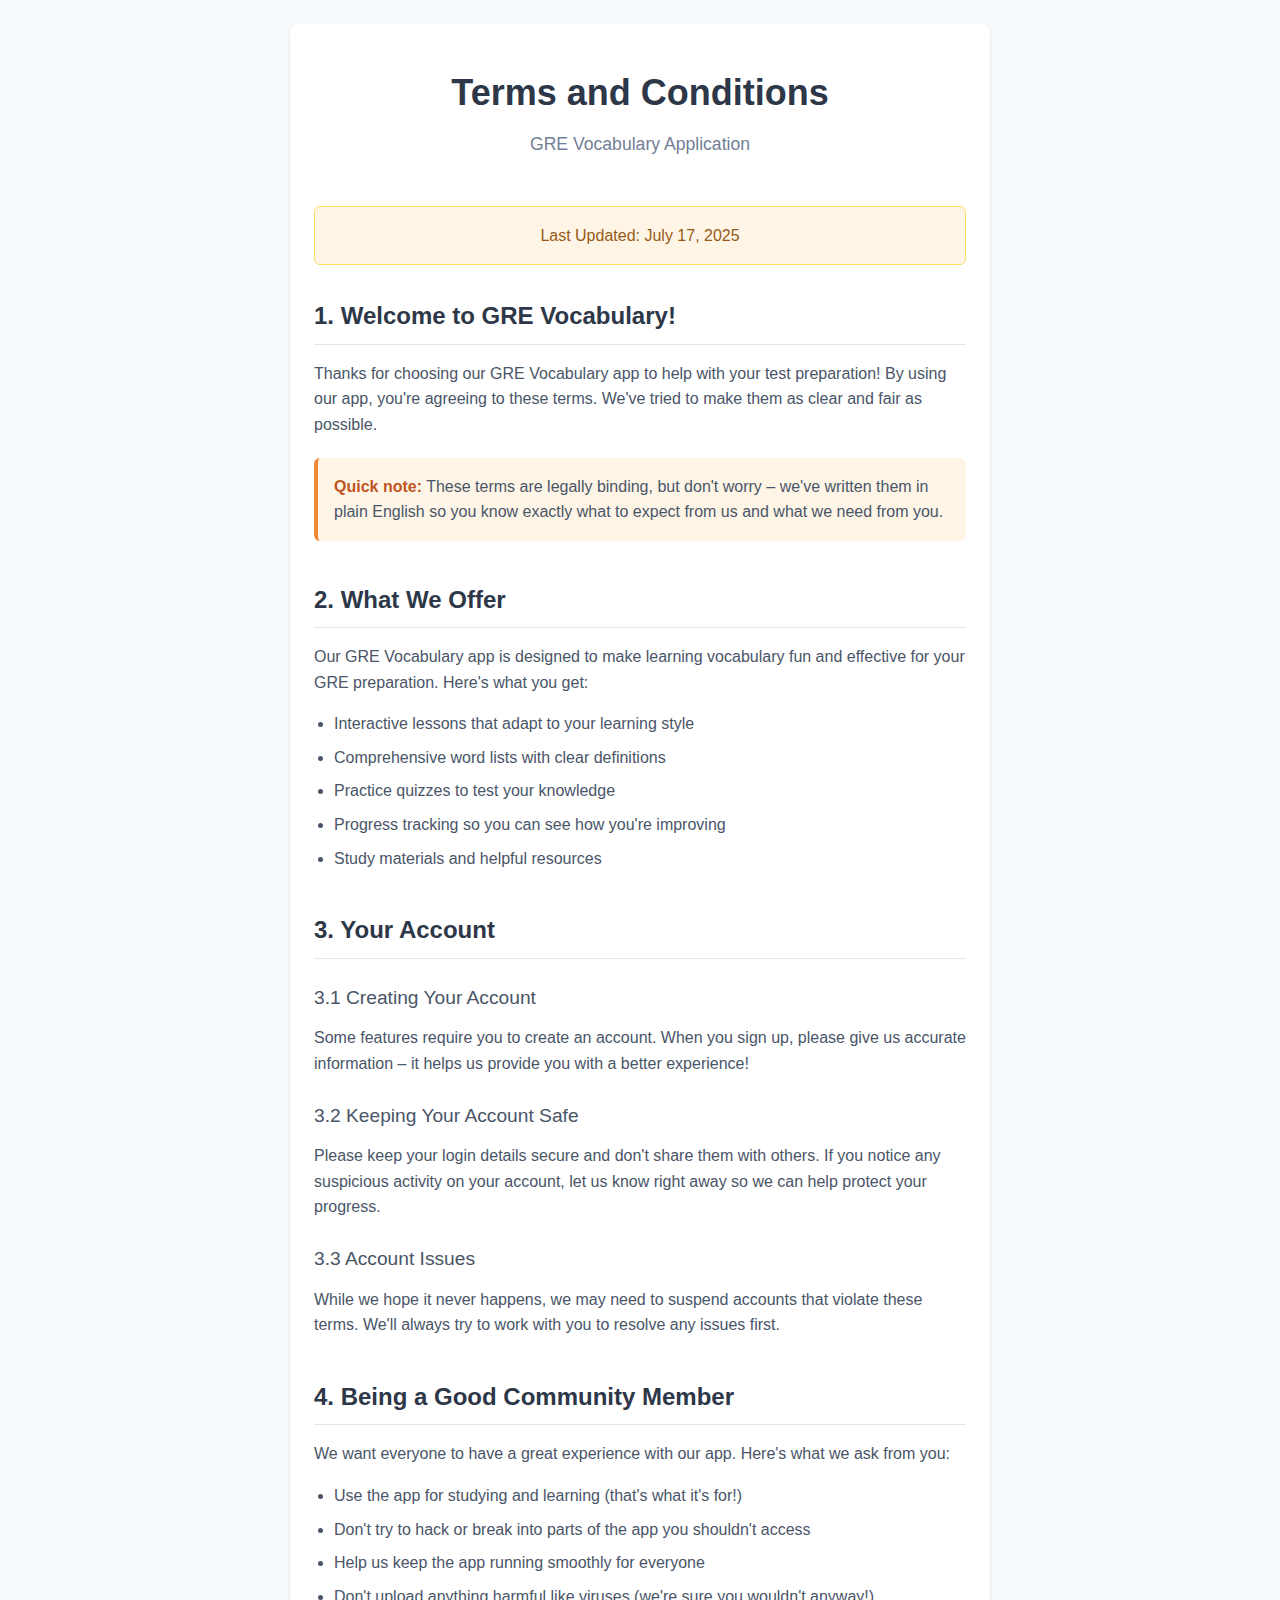
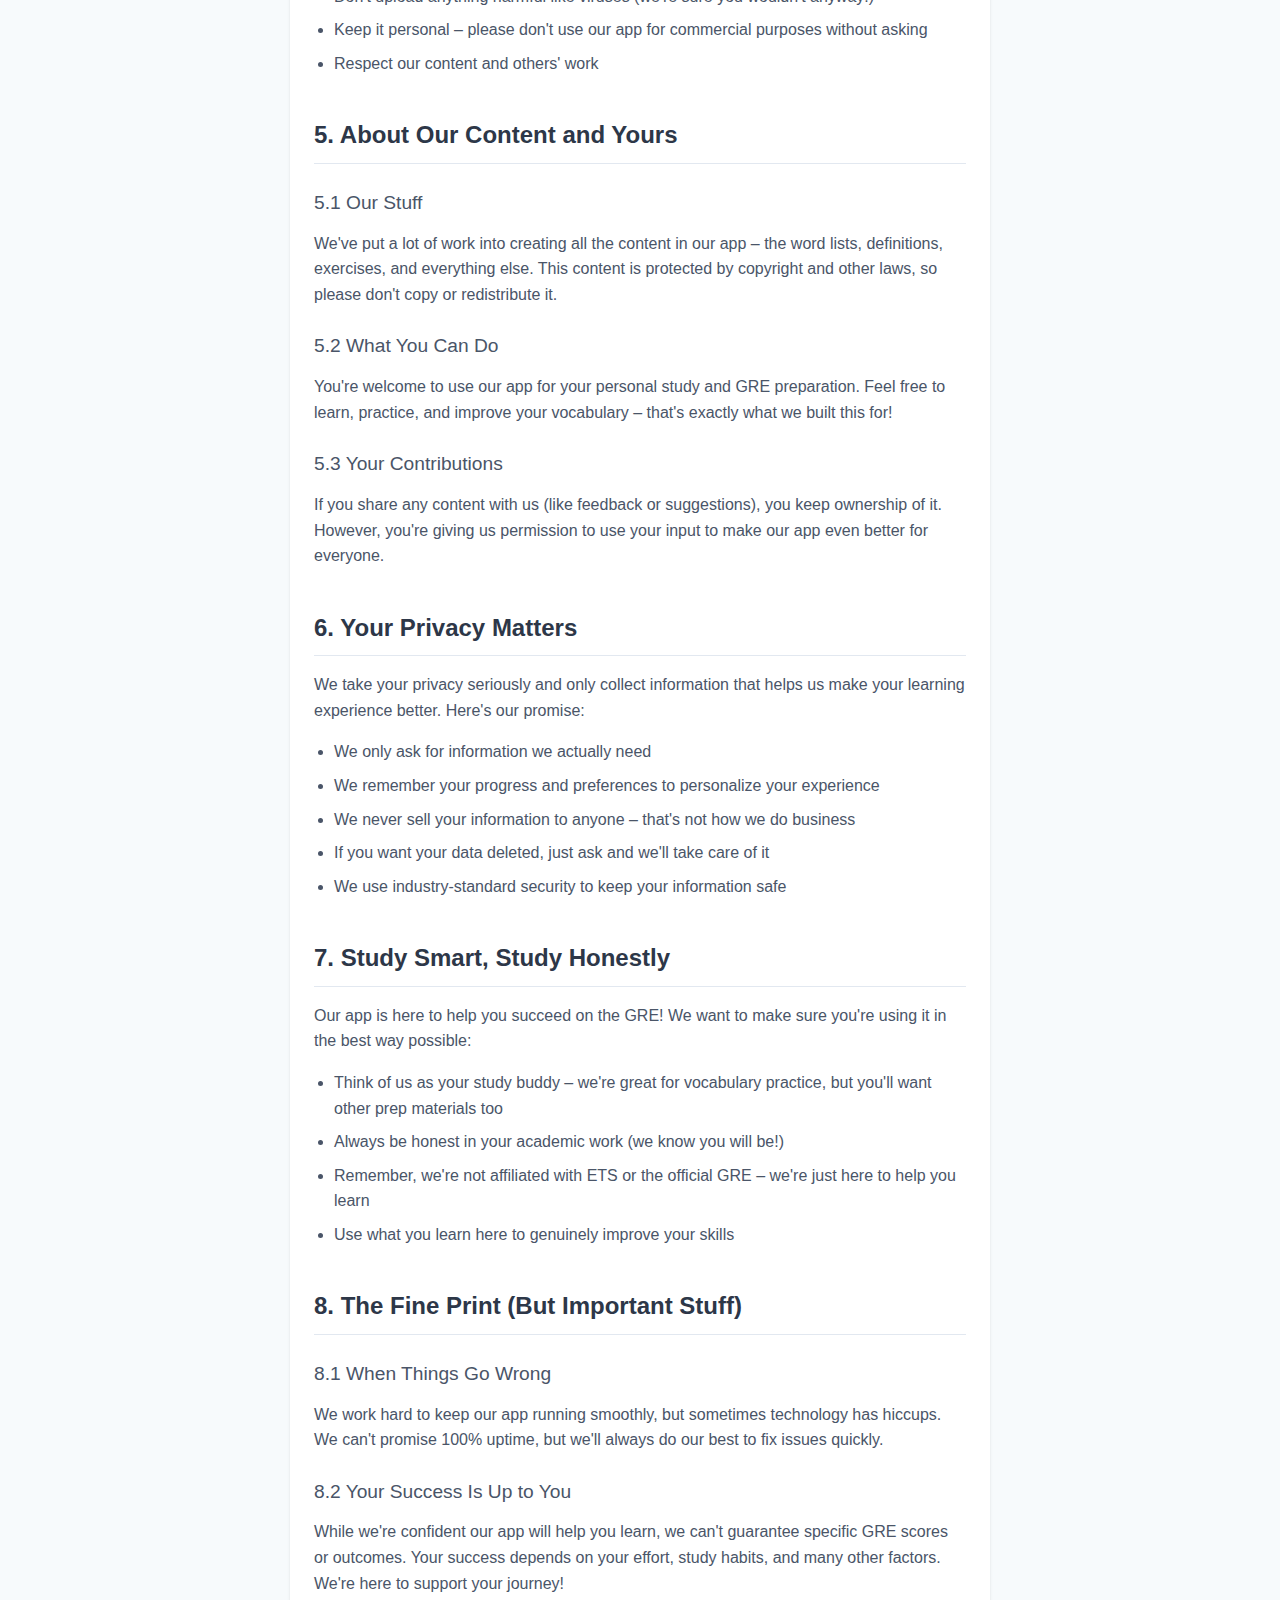
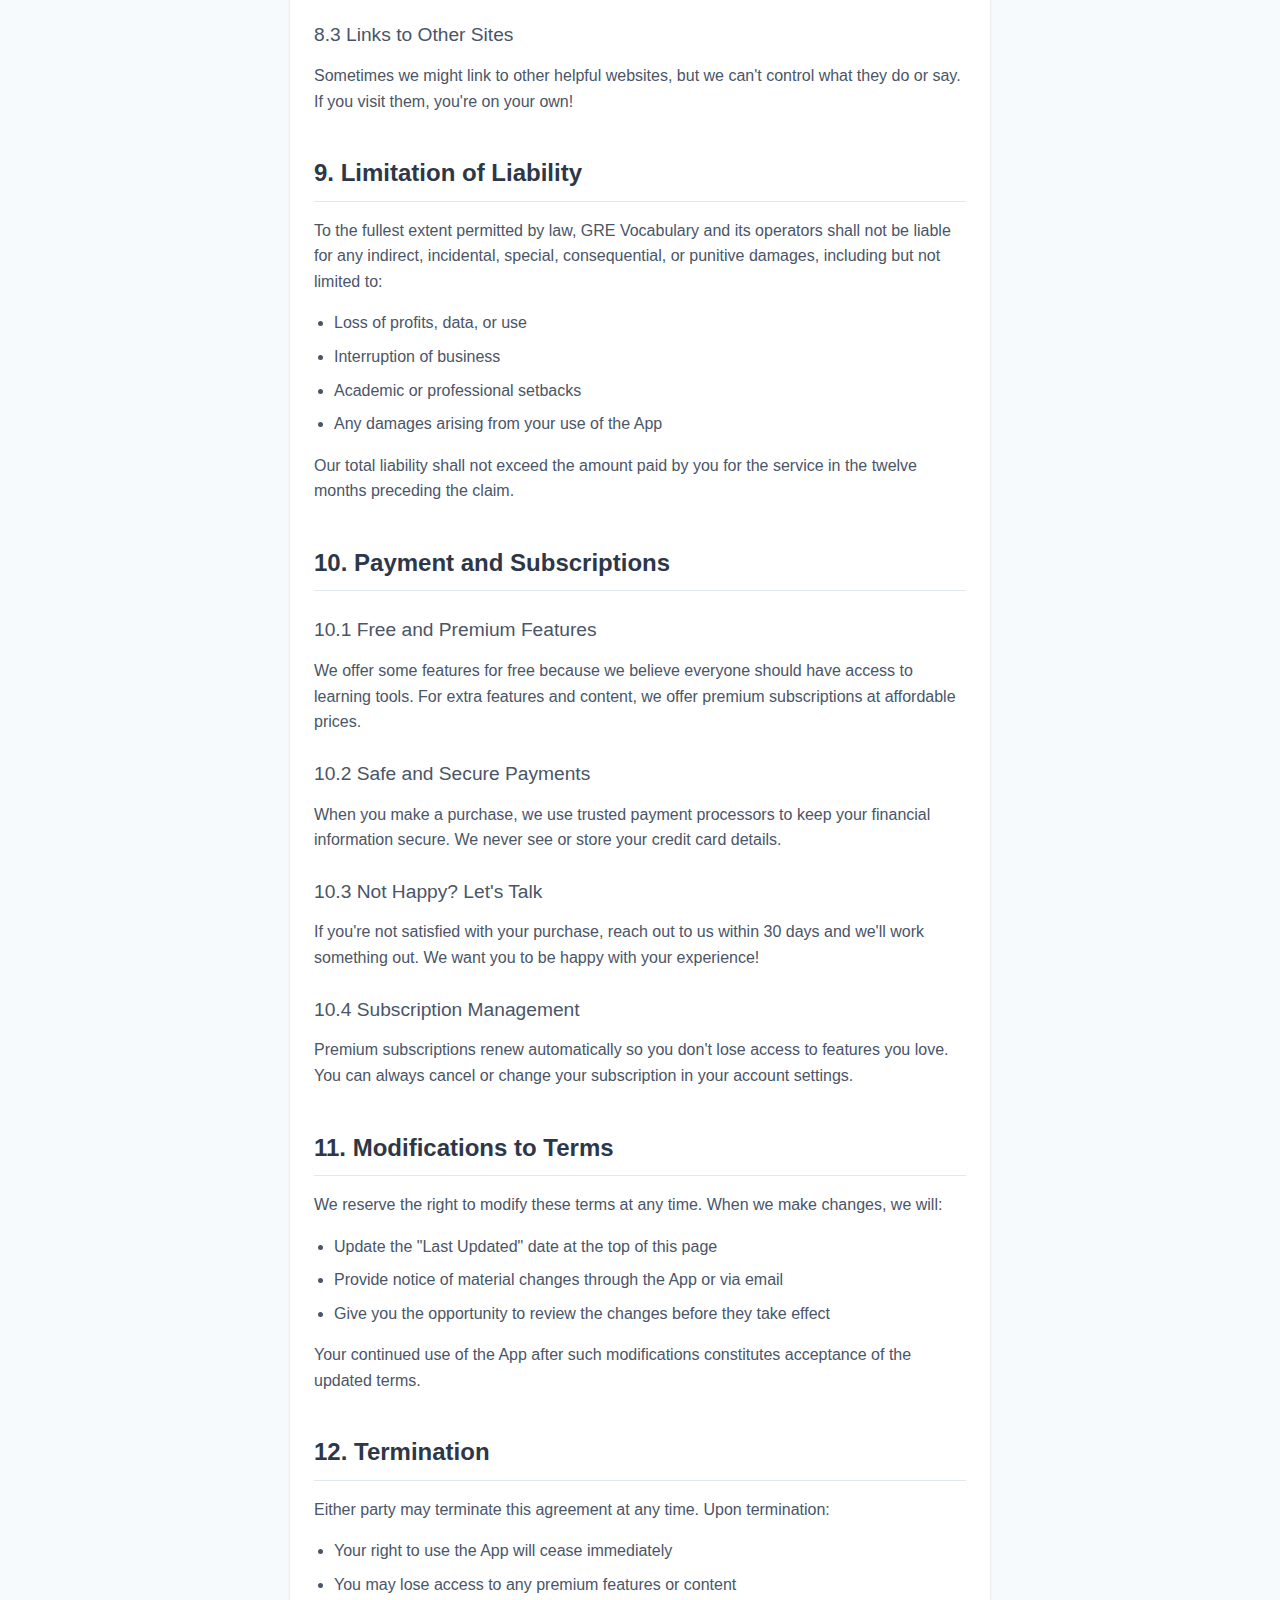
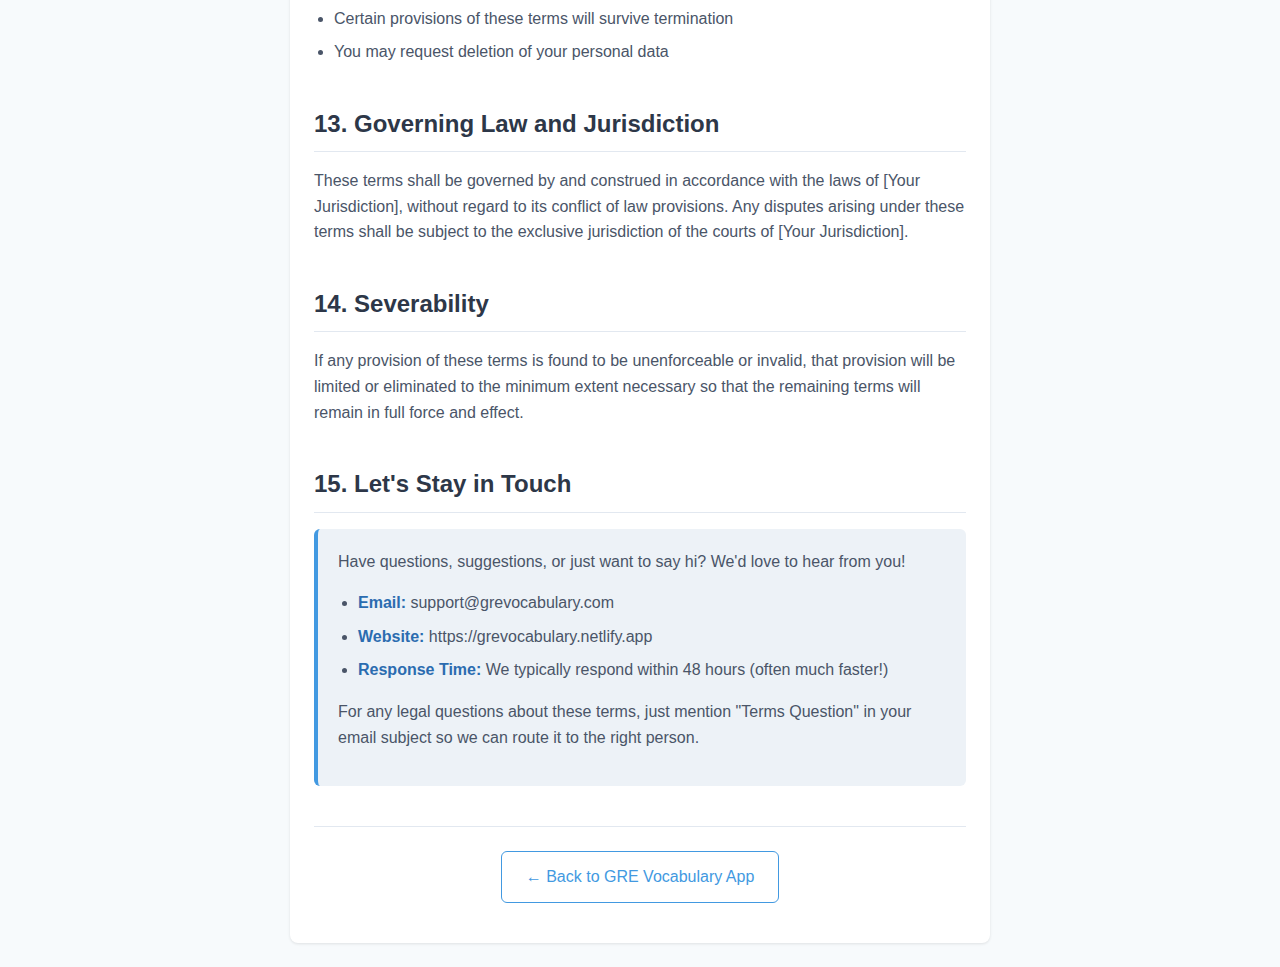
<file: index.html>
<!DOCTYPE html>
<html lang="en">
<head>
    <meta charset="UTF-8">
    <meta name="viewport" content="width=device-width, initial-scale=1.0">
    <title>Terms and Conditions - GRE Vocabulary</title>
    <style>
        * {
            margin: 0;
            padding: 0;
            box-sizing: border-box;
        }
        
        body {
            font-family: -apple-system, BlinkMacSystemFont, 'Segoe UI', sans-serif;
            line-height: 1.6;
            color: #4a5568;
            background-color: #f7fafc;
            font-size: 16px;
            font-weight: 400;
        }
        
        .container {
            max-width: 700px;
            margin: 0 auto;
            padding: 40px 24px;
            background-color: white;
            box-shadow: 0 1px 3px rgba(0, 0, 0, 0.1);
            border-radius: 8px;
            margin-top: 24px;
            margin-bottom: 24px;
        }
        
        .header {
            text-align: center;
            margin-bottom: 48px;
        }
        
        .header h1 {
            color: #2d3748;
            font-size: 2.25rem;
            margin-bottom: 8px;
            font-weight: 600;
        }
        
        .header p {
            color: #718096;
            font-size: 1.1rem;
        }
        
        .last-updated {
            background-color: #fef5e7;
            padding: 16px;
            border-radius: 6px;
            margin-bottom: 32px;
            text-align: center;
            font-weight: 500;
            color: #975a16;
            border: 1px solid #f6e05e;
        }
        
        .section {
            margin-bottom: 40px;
        }
        
        .section h2 {
            color: #2d3748;
            font-size: 1.5rem;
            margin-bottom: 16px;
            font-weight: 600;
            border-bottom: 1px solid #e2e8f0;
            padding-bottom: 8px;
        }
        
        .section h3 {
            color: #4a5568;
            font-size: 1.2rem;
            margin-bottom: 12px;
            margin-top: 24px;
            font-weight: 500;
        }
        
        .section p {
            margin-bottom: 16px;
            color: #4a5568;
            text-align: left;
        }
        
        .section li {
            margin-bottom: 8px;
            color: #4a5568;
            text-align: left;
        }
        
        .section ul, .section ol {
            margin-left: 20px;
            margin-bottom: 16px;
        }
        
        .contact-info {
            background-color: #edf2f7;
            padding: 20px;
            border-radius: 6px;
            border-left: 4px solid #4299e1;
            margin-top: 16px;
        }
        
        .contact-info strong {
            color: #2b6cb0;
        }
        
        .highlight {
            background-color: #fef5e7;
            padding: 16px;
            border-radius: 6px;
            border-left: 4px solid #ed8936;
            margin: 20px 0;
        }
        
        .highlight strong {
            color: #c05621;
        }
        
        .back-link {
            text-align: center;
            margin-top: 40px;
            padding-top: 24px;
            border-top: 1px solid #e2e8f0;
        }
        
        .back-link a {
            color: #4299e1;
            text-decoration: none;
            font-weight: 500;
            padding: 12px 24px;
            border: 1px solid #4299e1;
            border-radius: 6px;
            transition: all 0.2s ease;
            display: inline-block;
        }
        
        .back-link a:hover {
            background-color: #4299e1;
            color: white;
        }
        
        @media (max-width: 768px) {
            .container {
                margin: 16px;
                padding: 24px 20px;
            }
            
            .header h1 {
                font-size: 2rem;
            }
            
            .section h2 {
                font-size: 1.3rem;
            }
        }
        
        @media (max-width: 480px) {
            .container {
                margin: 12px;
                padding: 20px 16px;
            }
            
            .header h1 {
                font-size: 1.8rem;
            }
        }
    </style>
</head>
<body>
    <div class="container">
        <div class="header">
            <h1>Terms and Conditions</h1>
            <p>GRE Vocabulary Application</p>
        </div>
        
        <div class="last-updated">
            Last Updated: July 17, 2025
        </div>
        
        <div class="section">
            <h2>1. Welcome to GRE Vocabulary!</h2>
            <p>Thanks for choosing our GRE Vocabulary app to help with your test preparation! By using our app, you're agreeing to these terms. We've tried to make them as clear and fair as possible.</p>
            
            <div class="highlight">
                <strong>Quick note:</strong> These terms are legally binding, but don't worry – we've written them in plain English so you know exactly what to expect from us and what we need from you.
            </div>
        </div>
        
        <div class="section">
            <h2>2. What We Offer</h2>
            <p>Our GRE Vocabulary app is designed to make learning vocabulary fun and effective for your GRE preparation. Here's what you get:</p>
            <ul>
                <li>Interactive lessons that adapt to your learning style</li>
                <li>Comprehensive word lists with clear definitions</li>
                <li>Practice quizzes to test your knowledge</li>
                <li>Progress tracking so you can see how you're improving</li>
                <li>Study materials and helpful resources</li>
            </ul>
        </div>
        
        <div class="section">
            <h2>3. Your Account</h2>
            <h3>3.1 Creating Your Account</h3>
            <p>Some features require you to create an account. When you sign up, please give us accurate information – it helps us provide you with a better experience!</p>
            
            <h3>3.2 Keeping Your Account Safe</h3>
            <p>Please keep your login details secure and don't share them with others. If you notice any suspicious activity on your account, let us know right away so we can help protect your progress.</p>
            
            <h3>3.3 Account Issues</h3>
            <p>While we hope it never happens, we may need to suspend accounts that violate these terms. We'll always try to work with you to resolve any issues first.</p>
        </div>
        
        <div class="section">
            <h2>4. Being a Good Community Member</h2>
            <p>We want everyone to have a great experience with our app. Here's what we ask from you:</p>
            <ul>
                <li>Use the app for studying and learning (that's what it's for!)</li>
                <li>Don't try to hack or break into parts of the app you shouldn't access</li>
                <li>Help us keep the app running smoothly for everyone</li>
                <li>Don't upload anything harmful like viruses (we're sure you wouldn't anyway!)</li>
                <li>Keep it personal – please don't use our app for commercial purposes without asking</li>
                <li>Respect our content and others' work</li>
            </ul>
        </div>
        
        <div class="section">
            <h2>5. About Our Content and Yours</h2>
            <h3>5.1 Our Stuff</h3>
            <p>We've put a lot of work into creating all the content in our app – the word lists, definitions, exercises, and everything else. This content is protected by copyright and other laws, so please don't copy or redistribute it.</p>
            
            <h3>5.2 What You Can Do</h3>
            <p>You're welcome to use our app for your personal study and GRE preparation. Feel free to learn, practice, and improve your vocabulary – that's exactly what we built this for!</p>
            
            <h3>5.3 Your Contributions</h3>
            <p>If you share any content with us (like feedback or suggestions), you keep ownership of it. However, you're giving us permission to use your input to make our app even better for everyone.</p>
        </div>
        
        <div class="section">
            <h2>6. Your Privacy Matters</h2>
            <p>We take your privacy seriously and only collect information that helps us make your learning experience better. Here's our promise:</p>
            <ul>
                <li>We only ask for information we actually need</li>
                <li>We remember your progress and preferences to personalize your experience</li>
                <li>We never sell your information to anyone – that's not how we do business</li>
                <li>If you want your data deleted, just ask and we'll take care of it</li>
                <li>We use industry-standard security to keep your information safe</li>
            </ul>
        </div>
        
        <div class="section">
            <h2>7. Study Smart, Study Honestly</h2>
            <p>Our app is here to help you succeed on the GRE! We want to make sure you're using it in the best way possible:</p>
            <ul>
                <li>Think of us as your study buddy – we're great for vocabulary practice, but you'll want other prep materials too</li>
                <li>Always be honest in your academic work (we know you will be!)</li>
                <li>Remember, we're not affiliated with ETS or the official GRE – we're just here to help you learn</li>
                <li>Use what you learn here to genuinely improve your skills</li>
            </ul>
        </div>
        
        <div class="section">
            <h2>8. The Fine Print (But Important Stuff)</h2>
            <h3>8.1 When Things Go Wrong</h3>
            <p>We work hard to keep our app running smoothly, but sometimes technology has hiccups. We can't promise 100% uptime, but we'll always do our best to fix issues quickly.</p>
            
            <h3>8.2 Your Success Is Up to You</h3>
            <p>While we're confident our app will help you learn, we can't guarantee specific GRE scores or outcomes. Your success depends on your effort, study habits, and many other factors. We're here to support your journey!</p>
            
            <h3>8.3 Links to Other Sites</h3>
            <p>Sometimes we might link to other helpful websites, but we can't control what they do or say. If you visit them, you're on your own!</p>
        </div>
        
        <div class="section">
            <h2>9. Limitation of Liability</h2>
            <p>To the fullest extent permitted by law, GRE Vocabulary and its operators shall not be liable for any indirect, incidental, special, consequential, or punitive damages, including but not limited to:</p>
            <ul>
                <li>Loss of profits, data, or use</li>
                <li>Interruption of business</li>
                <li>Academic or professional setbacks</li>
                <li>Any damages arising from your use of the App</li>
            </ul>
            <p>Our total liability shall not exceed the amount paid by you for the service in the twelve months preceding the claim.</p>
        </div>
        
        <div class="section">
            <h2>10. Payment and Subscriptions</h2>
            <h3>10.1 Free and Premium Features</h3>
            <p>We offer some features for free because we believe everyone should have access to learning tools. For extra features and content, we offer premium subscriptions at affordable prices.</p>
            
            <h3>10.2 Safe and Secure Payments</h3>
            <p>When you make a purchase, we use trusted payment processors to keep your financial information secure. We never see or store your credit card details.</p>
            
            <h3>10.3 Not Happy? Let's Talk</h3>
            <p>If you're not satisfied with your purchase, reach out to us within 30 days and we'll work something out. We want you to be happy with your experience!</p>
            
            <h3>10.4 Subscription Management</h3>
            <p>Premium subscriptions renew automatically so you don't lose access to features you love. You can always cancel or change your subscription in your account settings.</p>
        </div>
        
        <div class="section">
            <h2>11. Modifications to Terms</h2>
            <p>We reserve the right to modify these terms at any time. When we make changes, we will:</p>
            <ul>
                <li>Update the "Last Updated" date at the top of this page</li>
                <li>Provide notice of material changes through the App or via email</li>
                <li>Give you the opportunity to review the changes before they take effect</li>
            </ul>
            <p>Your continued use of the App after such modifications constitutes acceptance of the updated terms.</p>
        </div>
        
        <div class="section">
            <h2>12. Termination</h2>
            <p>Either party may terminate this agreement at any time. Upon termination:</p>
            <ul>
                <li>Your right to use the App will cease immediately</li>
                <li>You may lose access to any premium features or content</li>
                <li>Certain provisions of these terms will survive termination</li>
                <li>You may request deletion of your personal data</li>
            </ul>
        </div>
        
        <div class="section">
            <h2>13. Governing Law and Jurisdiction</h2>
            <p>These terms shall be governed by and construed in accordance with the laws of [Your Jurisdiction], without regard to its conflict of law provisions. Any disputes arising under these terms shall be subject to the exclusive jurisdiction of the courts of [Your Jurisdiction].</p>
        </div>
        
        <div class="section">
            <h2>14. Severability</h2>
            <p>If any provision of these terms is found to be unenforceable or invalid, that provision will be limited or eliminated to the minimum extent necessary so that the remaining terms will remain in full force and effect.</p>
        </div>
        
        <div class="section">
            <h2>15. Let's Stay in Touch</h2>
            <div class="contact-info">
                <p>Have questions, suggestions, or just want to say hi? We'd love to hear from you!</p>
                <ul>
                    <li><strong>Email:</strong> support@grevocabulary.com</li>
                    <li><strong>Website:</strong> https://grevocabulary.netlify.app</li>
                    <li><strong>Response Time:</strong> We typically respond within 48 hours (often much faster!)</li>
                </ul>
                <p>For any legal questions about these terms, just mention "Terms Question" in your email subject so we can route it to the right person.</p>
            </div>
        </div>
        
        <div class="back-link">
            <a href="https://grevocabulary.netlify.app" target="_blank">← Back to GRE Vocabulary App</a>
        </div>
    </div>
</body>
</html>
</file>
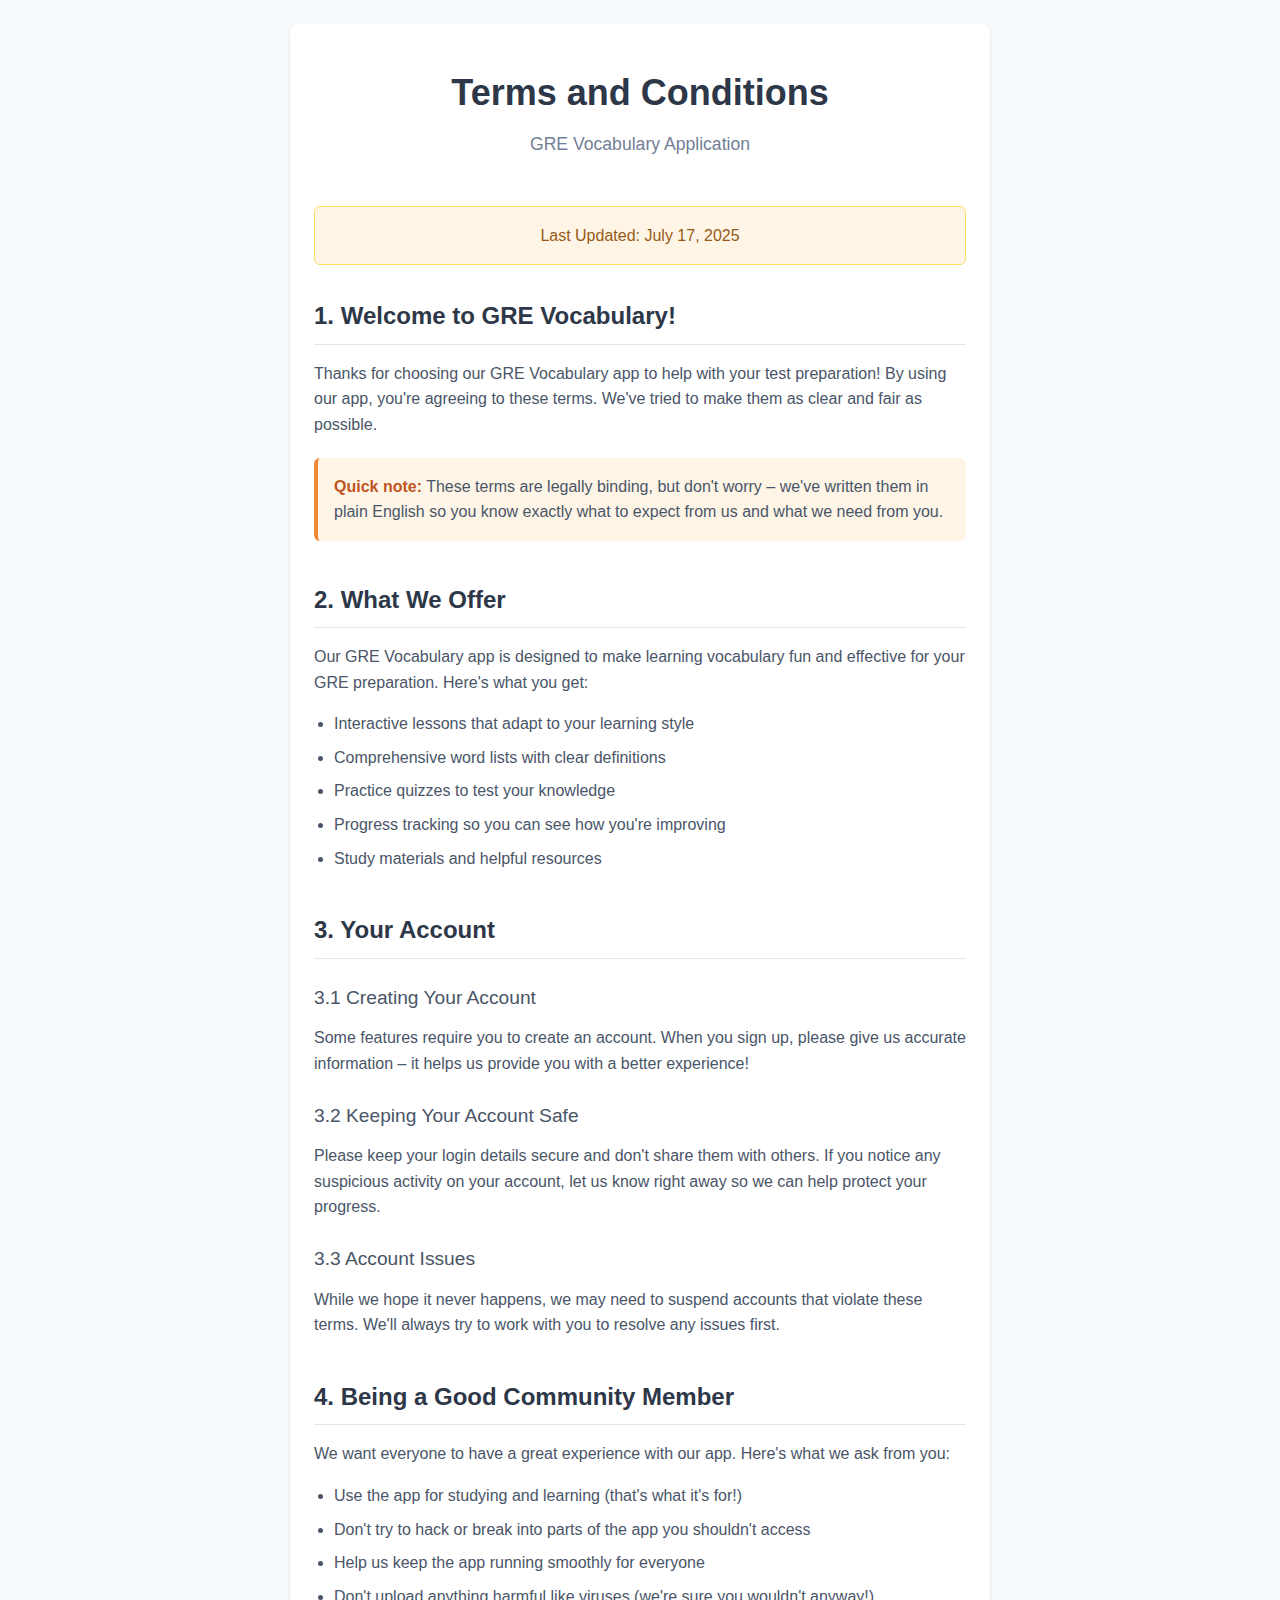
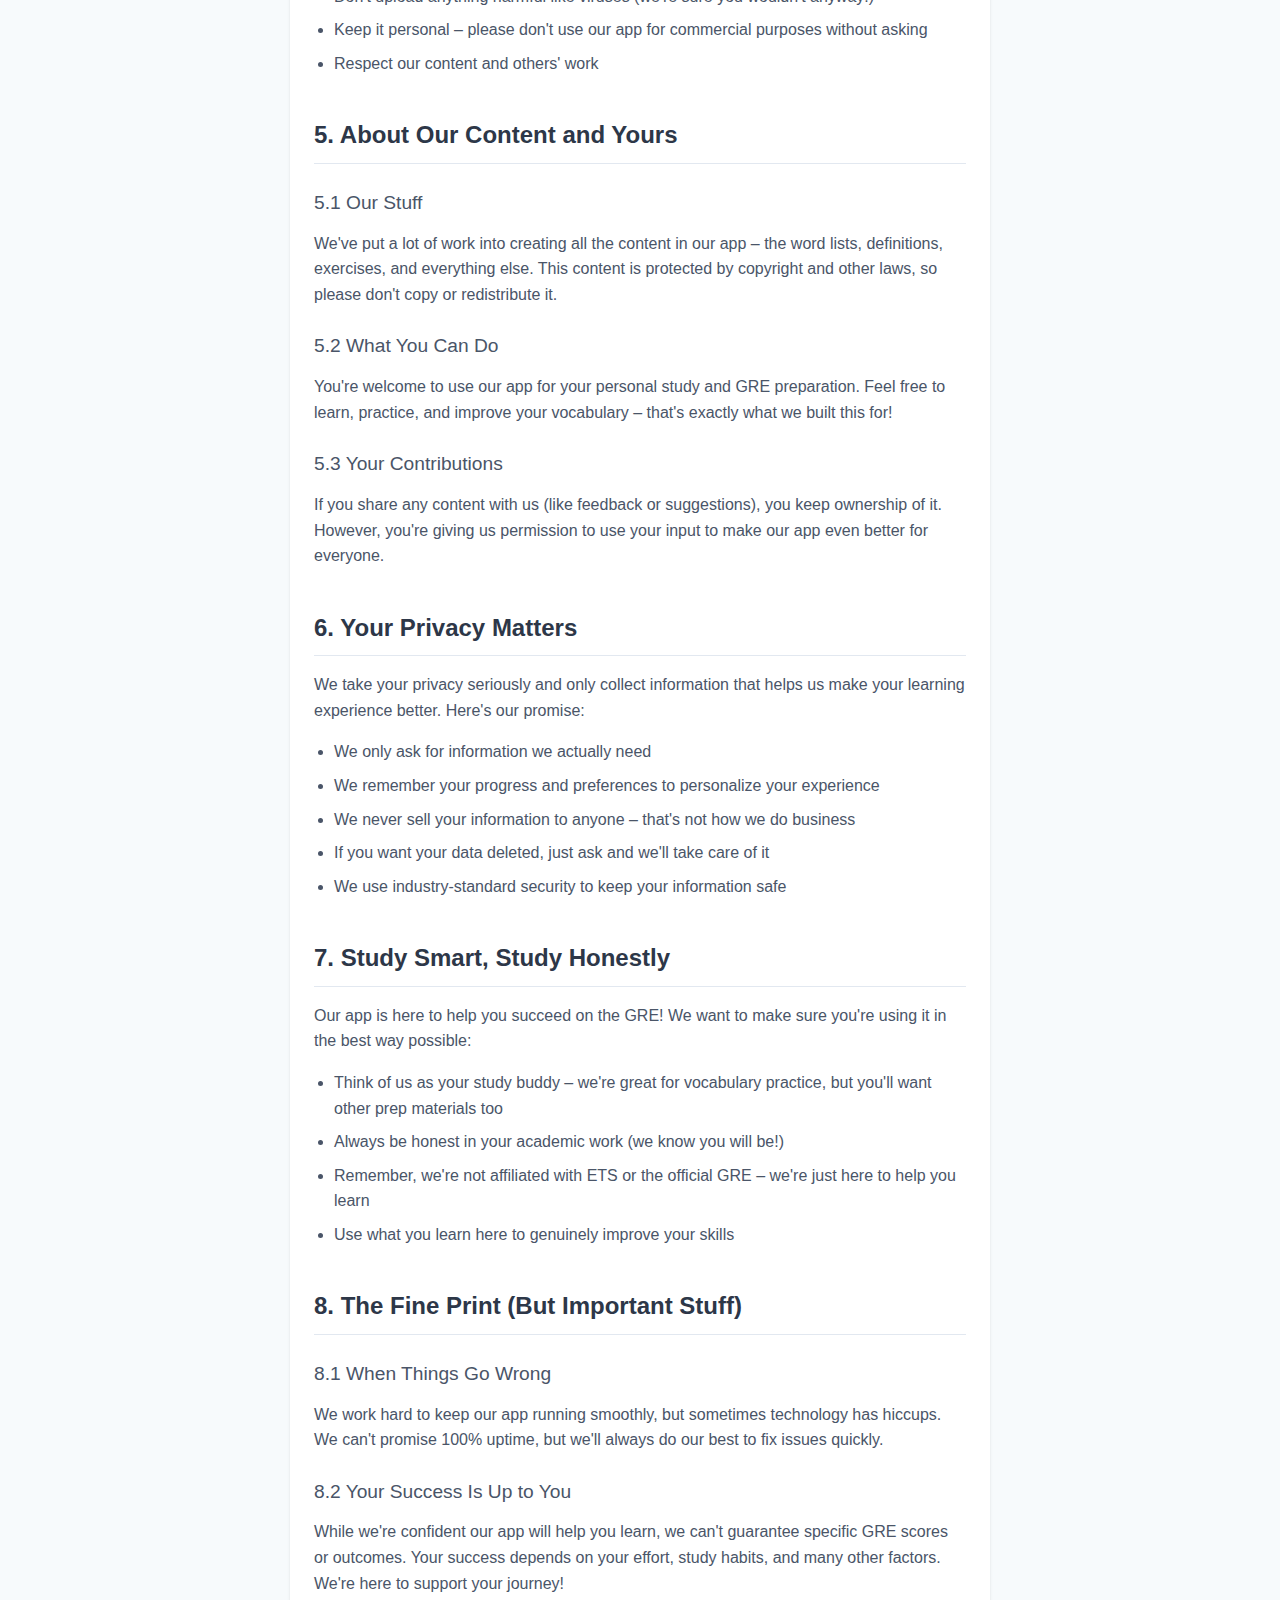
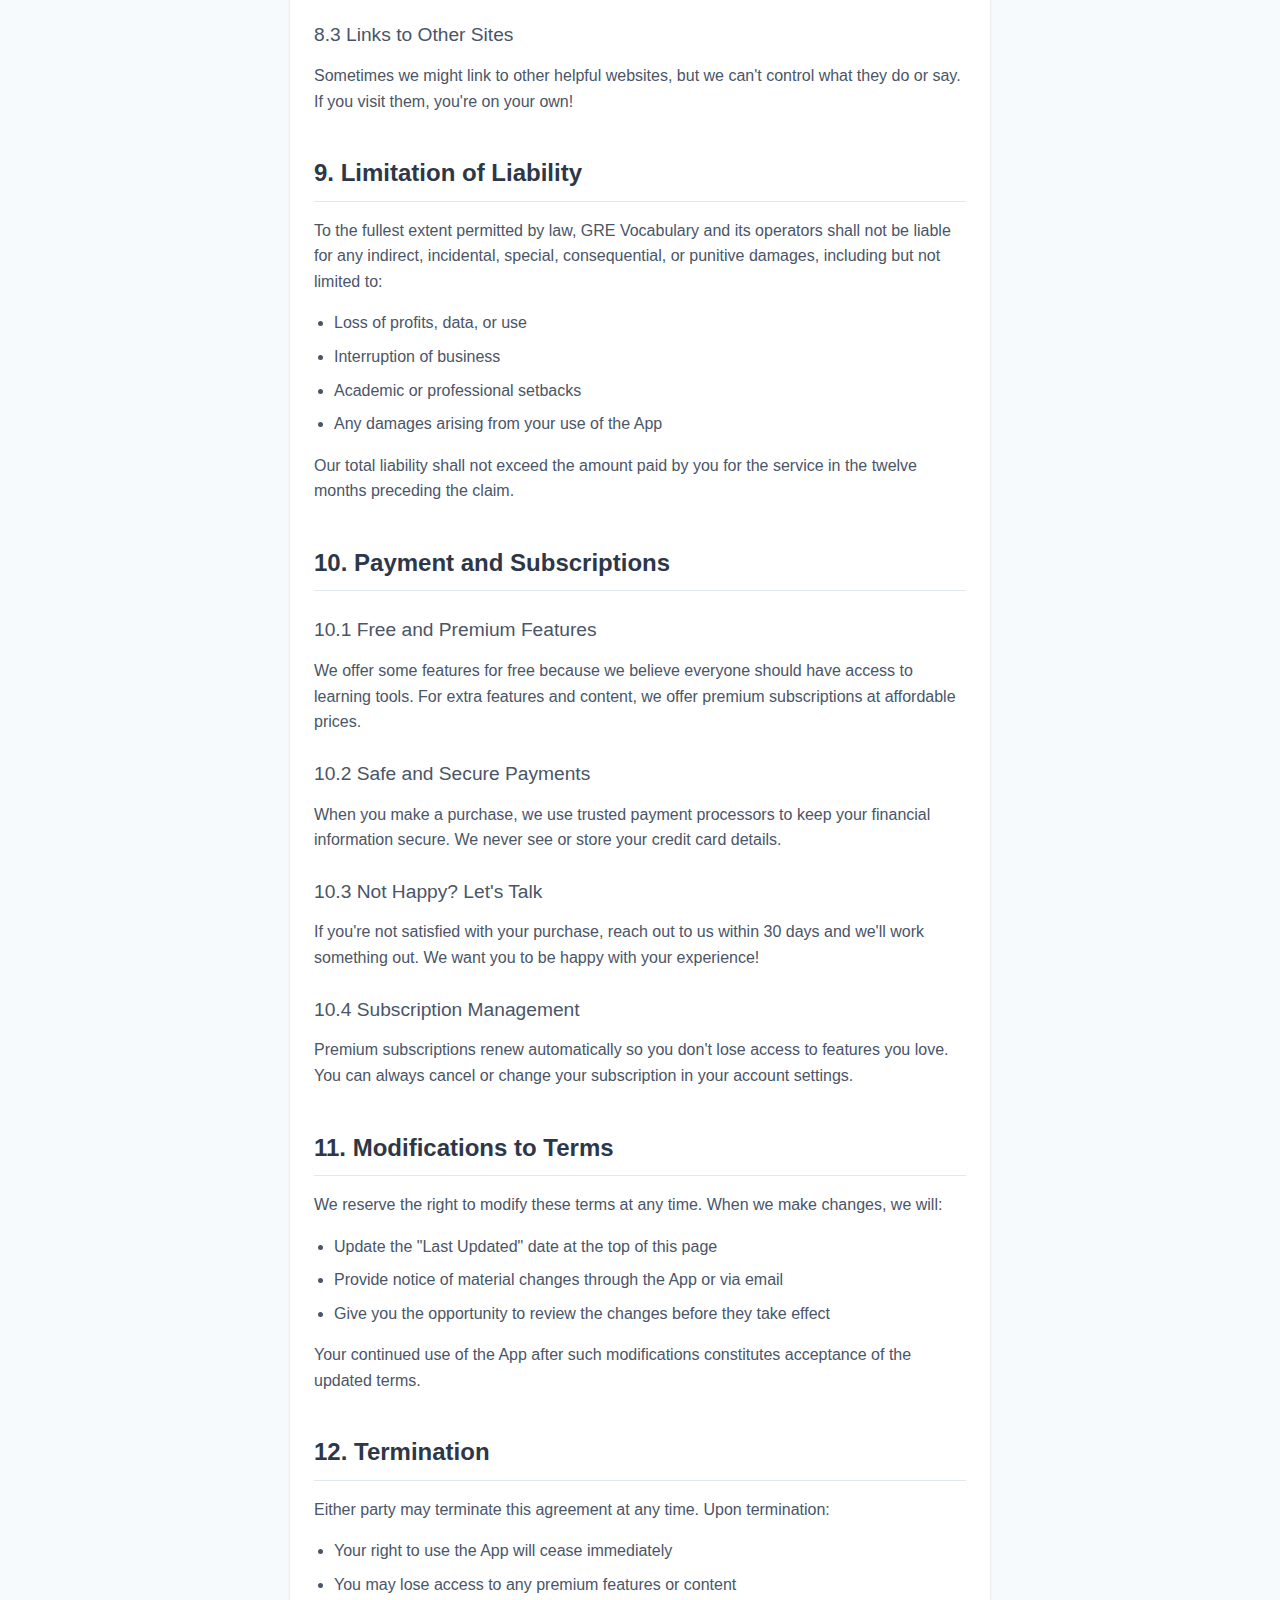
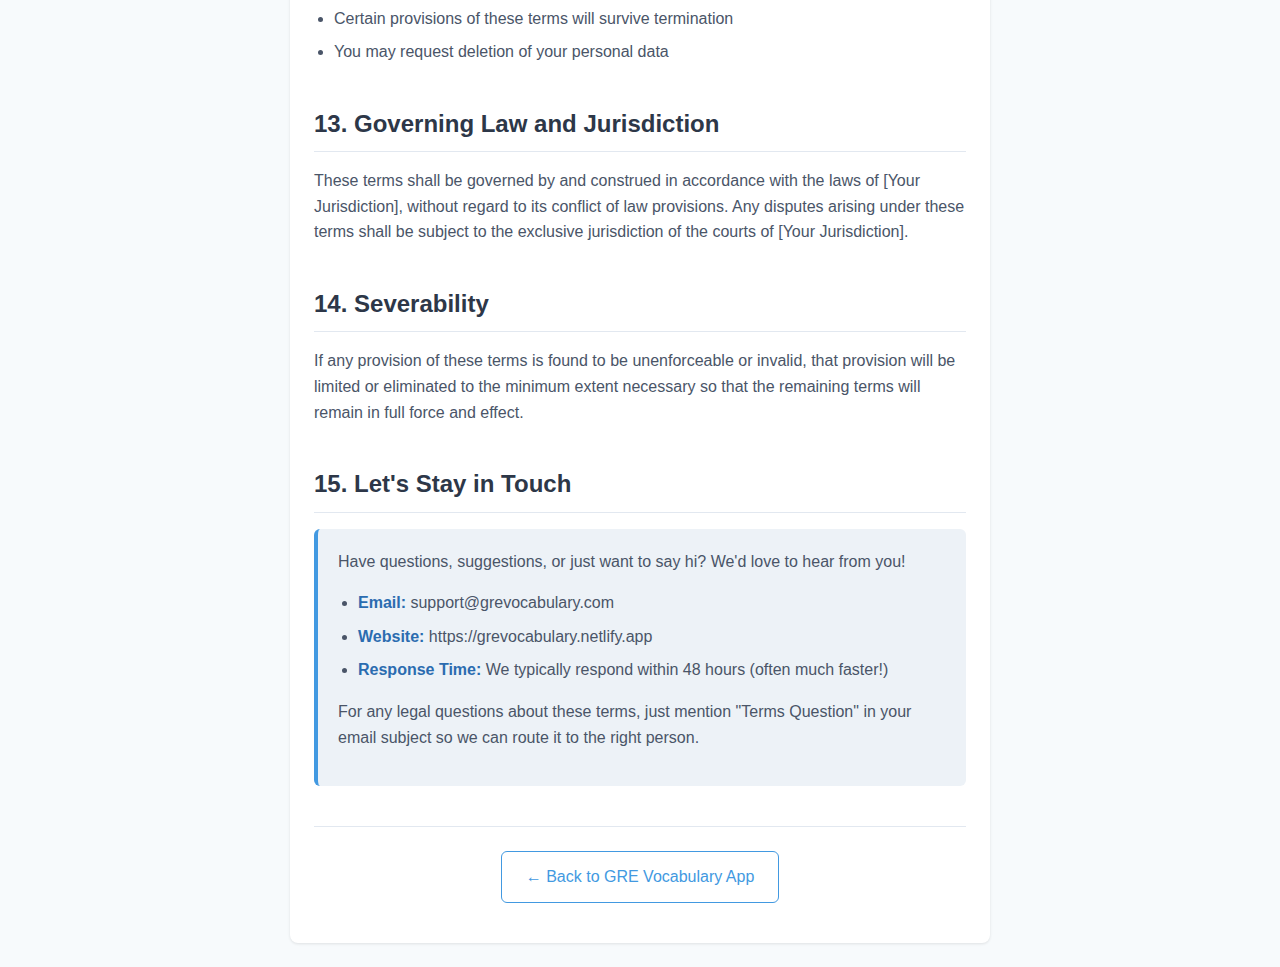
<file: terms-and-conditions.html>
<!DOCTYPE html>
<html lang="en">
<head>
    <meta charset="UTF-8">
    <meta name="viewport" content="width=device-width, initial-scale=1.0">
    <title>Terms and Conditions - GRE Vocabulary</title>
    <style>
        * {
            margin: 0;
            padding: 0;
            box-sizing: border-box;
        }
        
        body {
            font-family: -apple-system, BlinkMacSystemFont, 'Segoe UI', sans-serif;
            line-height: 1.6;
            color: #4a5568;
            background-color: #f7fafc;
            font-size: 16px;
            font-weight: 400;
        }
        
        .container {
            max-width: 700px;
            margin: 0 auto;
            padding: 40px 24px;
            background-color: white;
            box-shadow: 0 1px 3px rgba(0, 0, 0, 0.1);
            border-radius: 8px;
            margin-top: 24px;
            margin-bottom: 24px;
        }
        
        .header {
            text-align: center;
            margin-bottom: 48px;
        }
        
        .header h1 {
            color: #2d3748;
            font-size: 2.25rem;
            margin-bottom: 8px;
            font-weight: 600;
        }
        
        .header p {
            color: #718096;
            font-size: 1.1rem;
        }
        
        .last-updated {
            background-color: #fef5e7;
            padding: 16px;
            border-radius: 6px;
            margin-bottom: 32px;
            text-align: center;
            font-weight: 500;
            color: #975a16;
            border: 1px solid #f6e05e;
        }
        
        .section {
            margin-bottom: 40px;
        }
        
        .section h2 {
            color: #2d3748;
            font-size: 1.5rem;
            margin-bottom: 16px;
            font-weight: 600;
            border-bottom: 1px solid #e2e8f0;
            padding-bottom: 8px;
        }
        
        .section h3 {
            color: #4a5568;
            font-size: 1.2rem;
            margin-bottom: 12px;
            margin-top: 24px;
            font-weight: 500;
        }
        
        .section p {
            margin-bottom: 16px;
            color: #4a5568;
            text-align: left;
        }
        
        .section li {
            margin-bottom: 8px;
            color: #4a5568;
            text-align: left;
        }
        
        .section ul, .section ol {
            margin-left: 20px;
            margin-bottom: 16px;
        }
        
        .contact-info {
            background-color: #edf2f7;
            padding: 20px;
            border-radius: 6px;
            border-left: 4px solid #4299e1;
            margin-top: 16px;
        }
        
        .contact-info strong {
            color: #2b6cb0;
        }
        
        .highlight {
            background-color: #fef5e7;
            padding: 16px;
            border-radius: 6px;
            border-left: 4px solid #ed8936;
            margin: 20px 0;
        }
        
        .highlight strong {
            color: #c05621;
        }
        
        .back-link {
            text-align: center;
            margin-top: 40px;
            padding-top: 24px;
            border-top: 1px solid #e2e8f0;
        }
        
        .back-link a {
            color: #4299e1;
            text-decoration: none;
            font-weight: 500;
            padding: 12px 24px;
            border: 1px solid #4299e1;
            border-radius: 6px;
            transition: all 0.2s ease;
            display: inline-block;
        }
        
        .back-link a:hover {
            background-color: #4299e1;
            color: white;
        }
        
        @media (max-width: 768px) {
            .container {
                margin: 16px;
                padding: 24px 20px;
            }
            
            .header h1 {
                font-size: 2rem;
            }
            
            .section h2 {
                font-size: 1.3rem;
            }
        }
        
        @media (max-width: 480px) {
            .container {
                margin: 12px;
                padding: 20px 16px;
            }
            
            .header h1 {
                font-size: 1.8rem;
            }
        }
    </style>
</head>
<body>
    <div class="container">
        <div class="header">
            <h1>Terms and Conditions</h1>
            <p>GRE Vocabulary Application</p>
        </div>
        
        <div class="last-updated">
            Last Updated: July 17, 2025
        </div>
        
        <div class="section">
            <h2>1. Welcome to GRE Vocabulary!</h2>
            <p>Thanks for choosing our GRE Vocabulary app to help with your test preparation! By using our app, you're agreeing to these terms. We've tried to make them as clear and fair as possible.</p>
            
            <div class="highlight">
                <strong>Quick note:</strong> These terms are legally binding, but don't worry – we've written them in plain English so you know exactly what to expect from us and what we need from you.
            </div>
        </div>
        
        <div class="section">
            <h2>2. What We Offer</h2>
            <p>Our GRE Vocabulary app is designed to make learning vocabulary fun and effective for your GRE preparation. Here's what you get:</p>
            <ul>
                <li>Interactive lessons that adapt to your learning style</li>
                <li>Comprehensive word lists with clear definitions</li>
                <li>Practice quizzes to test your knowledge</li>
                <li>Progress tracking so you can see how you're improving</li>
                <li>Study materials and helpful resources</li>
            </ul>
        </div>
        
        <div class="section">
            <h2>3. Your Account</h2>
            <h3>3.1 Creating Your Account</h3>
            <p>Some features require you to create an account. When you sign up, please give us accurate information – it helps us provide you with a better experience!</p>
            
            <h3>3.2 Keeping Your Account Safe</h3>
            <p>Please keep your login details secure and don't share them with others. If you notice any suspicious activity on your account, let us know right away so we can help protect your progress.</p>
            
            <h3>3.3 Account Issues</h3>
            <p>While we hope it never happens, we may need to suspend accounts that violate these terms. We'll always try to work with you to resolve any issues first.</p>
        </div>
        
        <div class="section">
            <h2>4. Being a Good Community Member</h2>
            <p>We want everyone to have a great experience with our app. Here's what we ask from you:</p>
            <ul>
                <li>Use the app for studying and learning (that's what it's for!)</li>
                <li>Don't try to hack or break into parts of the app you shouldn't access</li>
                <li>Help us keep the app running smoothly for everyone</li>
                <li>Don't upload anything harmful like viruses (we're sure you wouldn't anyway!)</li>
                <li>Keep it personal – please don't use our app for commercial purposes without asking</li>
                <li>Respect our content and others' work</li>
            </ul>
        </div>
        
        <div class="section">
            <h2>5. About Our Content and Yours</h2>
            <h3>5.1 Our Stuff</h3>
            <p>We've put a lot of work into creating all the content in our app – the word lists, definitions, exercises, and everything else. This content is protected by copyright and other laws, so please don't copy or redistribute it.</p>
            
            <h3>5.2 What You Can Do</h3>
            <p>You're welcome to use our app for your personal study and GRE preparation. Feel free to learn, practice, and improve your vocabulary – that's exactly what we built this for!</p>
            
            <h3>5.3 Your Contributions</h3>
            <p>If you share any content with us (like feedback or suggestions), you keep ownership of it. However, you're giving us permission to use your input to make our app even better for everyone.</p>
        </div>
        
        <div class="section">
            <h2>6. Your Privacy Matters</h2>
            <p>We take your privacy seriously and only collect information that helps us make your learning experience better. Here's our promise:</p>
            <ul>
                <li>We only ask for information we actually need</li>
                <li>We remember your progress and preferences to personalize your experience</li>
                <li>We never sell your information to anyone – that's not how we do business</li>
                <li>If you want your data deleted, just ask and we'll take care of it</li>
                <li>We use industry-standard security to keep your information safe</li>
            </ul>
        </div>
        
        <div class="section">
            <h2>7. Study Smart, Study Honestly</h2>
            <p>Our app is here to help you succeed on the GRE! We want to make sure you're using it in the best way possible:</p>
            <ul>
                <li>Think of us as your study buddy – we're great for vocabulary practice, but you'll want other prep materials too</li>
                <li>Always be honest in your academic work (we know you will be!)</li>
                <li>Remember, we're not affiliated with ETS or the official GRE – we're just here to help you learn</li>
                <li>Use what you learn here to genuinely improve your skills</li>
            </ul>
        </div>
        
        <div class="section">
            <h2>8. The Fine Print (But Important Stuff)</h2>
            <h3>8.1 When Things Go Wrong</h3>
            <p>We work hard to keep our app running smoothly, but sometimes technology has hiccups. We can't promise 100% uptime, but we'll always do our best to fix issues quickly.</p>
            
            <h3>8.2 Your Success Is Up to You</h3>
            <p>While we're confident our app will help you learn, we can't guarantee specific GRE scores or outcomes. Your success depends on your effort, study habits, and many other factors. We're here to support your journey!</p>
            
            <h3>8.3 Links to Other Sites</h3>
            <p>Sometimes we might link to other helpful websites, but we can't control what they do or say. If you visit them, you're on your own!</p>
        </div>
        
        <div class="section">
            <h2>9. Limitation of Liability</h2>
            <p>To the fullest extent permitted by law, GRE Vocabulary and its operators shall not be liable for any indirect, incidental, special, consequential, or punitive damages, including but not limited to:</p>
            <ul>
                <li>Loss of profits, data, or use</li>
                <li>Interruption of business</li>
                <li>Academic or professional setbacks</li>
                <li>Any damages arising from your use of the App</li>
            </ul>
            <p>Our total liability shall not exceed the amount paid by you for the service in the twelve months preceding the claim.</p>
        </div>
        
        <div class="section">
            <h2>10. Payment and Subscriptions</h2>
            <h3>10.1 Free and Premium Features</h3>
            <p>We offer some features for free because we believe everyone should have access to learning tools. For extra features and content, we offer premium subscriptions at affordable prices.</p>
            
            <h3>10.2 Safe and Secure Payments</h3>
            <p>When you make a purchase, we use trusted payment processors to keep your financial information secure. We never see or store your credit card details.</p>
            
            <h3>10.3 Not Happy? Let's Talk</h3>
            <p>If you're not satisfied with your purchase, reach out to us within 30 days and we'll work something out. We want you to be happy with your experience!</p>
            
            <h3>10.4 Subscription Management</h3>
            <p>Premium subscriptions renew automatically so you don't lose access to features you love. You can always cancel or change your subscription in your account settings.</p>
        </div>
        
        <div class="section">
            <h2>11. Modifications to Terms</h2>
            <p>We reserve the right to modify these terms at any time. When we make changes, we will:</p>
            <ul>
                <li>Update the "Last Updated" date at the top of this page</li>
                <li>Provide notice of material changes through the App or via email</li>
                <li>Give you the opportunity to review the changes before they take effect</li>
            </ul>
            <p>Your continued use of the App after such modifications constitutes acceptance of the updated terms.</p>
        </div>
        
        <div class="section">
            <h2>12. Termination</h2>
            <p>Either party may terminate this agreement at any time. Upon termination:</p>
            <ul>
                <li>Your right to use the App will cease immediately</li>
                <li>You may lose access to any premium features or content</li>
                <li>Certain provisions of these terms will survive termination</li>
                <li>You may request deletion of your personal data</li>
            </ul>
        </div>
        
        <div class="section">
            <h2>13. Governing Law and Jurisdiction</h2>
            <p>These terms shall be governed by and construed in accordance with the laws of [Your Jurisdiction], without regard to its conflict of law provisions. Any disputes arising under these terms shall be subject to the exclusive jurisdiction of the courts of [Your Jurisdiction].</p>
        </div>
        
        <div class="section">
            <h2>14. Severability</h2>
            <p>If any provision of these terms is found to be unenforceable or invalid, that provision will be limited or eliminated to the minimum extent necessary so that the remaining terms will remain in full force and effect.</p>
        </div>
        
        <div class="section">
            <h2>15. Let's Stay in Touch</h2>
            <div class="contact-info">
                <p>Have questions, suggestions, or just want to say hi? We'd love to hear from you!</p>
                <ul>
                    <li><strong>Email:</strong> support@grevocabulary.com</li>
                    <li><strong>Website:</strong> https://grevocabulary.netlify.app</li>
                    <li><strong>Response Time:</strong> We typically respond within 48 hours (often much faster!)</li>
                </ul>
                <p>For any legal questions about these terms, just mention "Terms Question" in your email subject so we can route it to the right person.</p>
            </div>
        </div>
        
        <div class="back-link">
            <a href="https://grevocabulary.netlify.app" target="_blank">← Back to GRE Vocabulary App</a>
        </div>
    </div>
</body>
</html>
</file>
